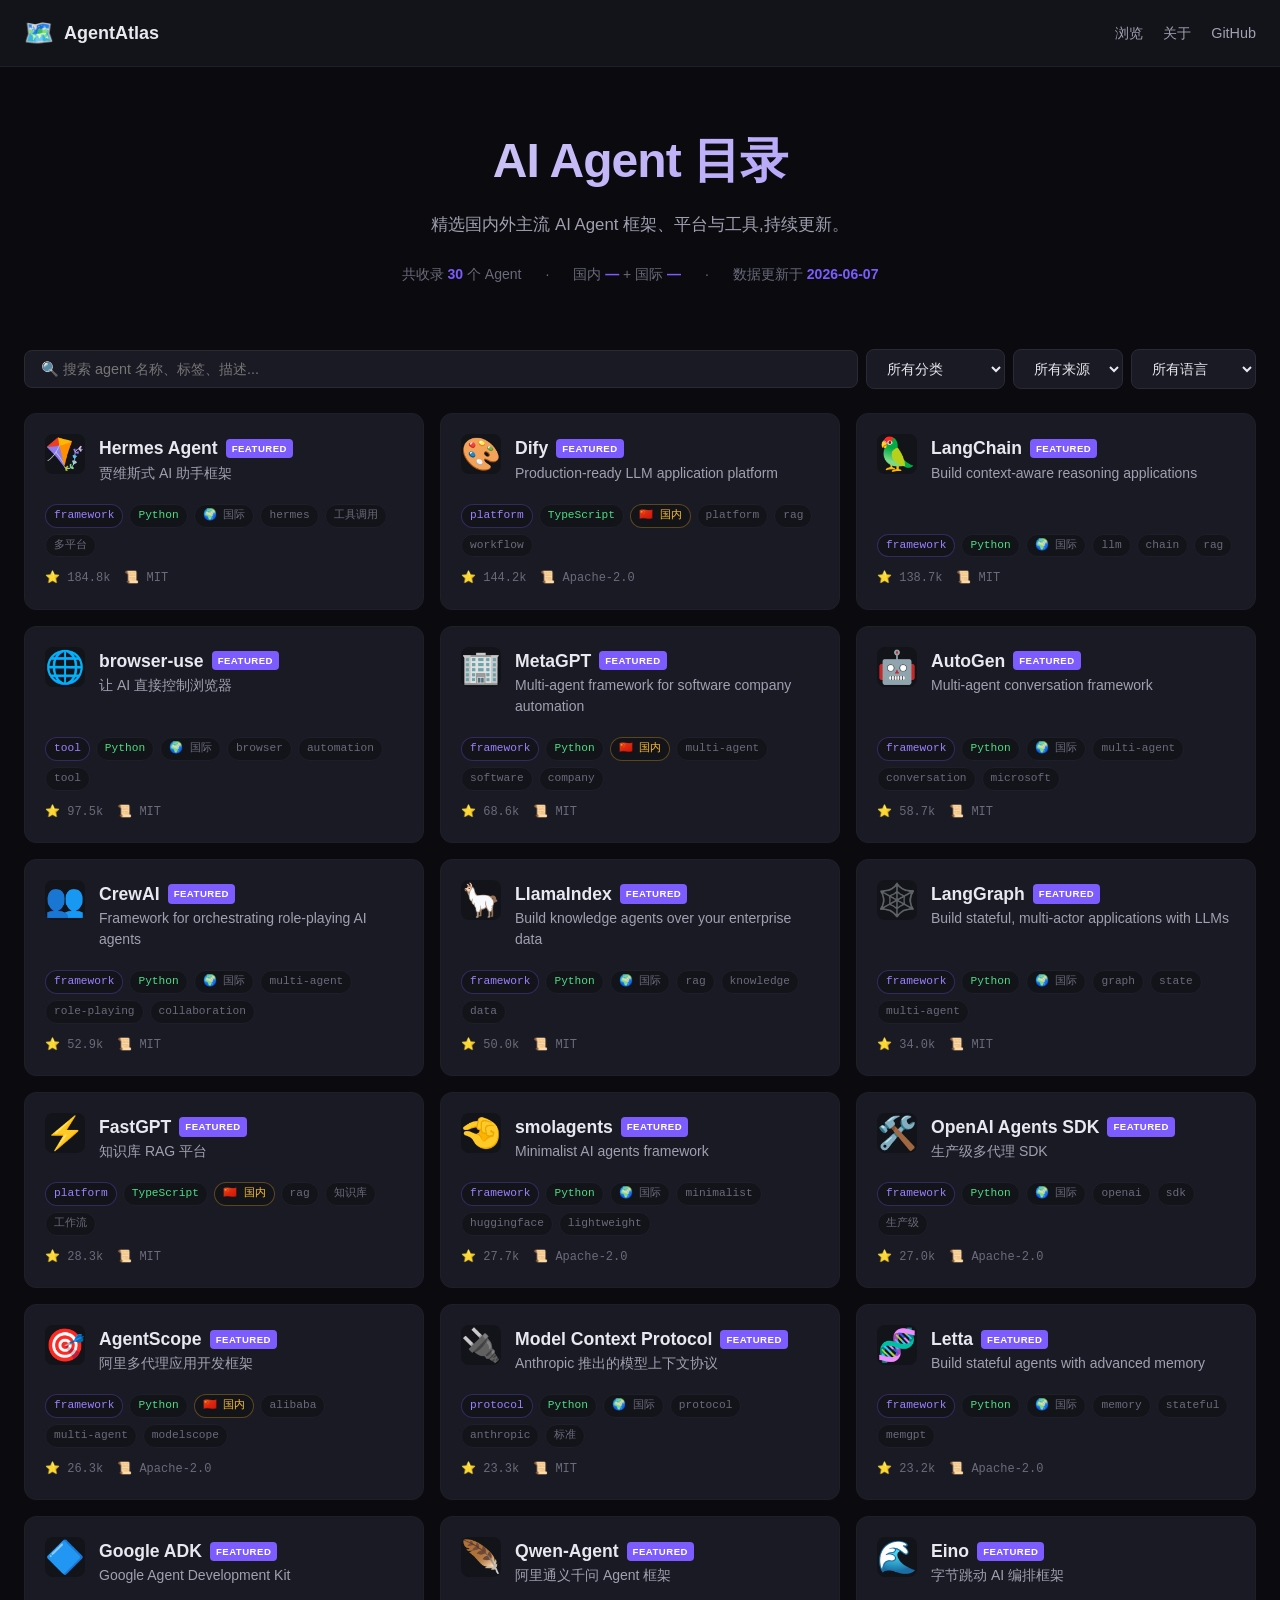
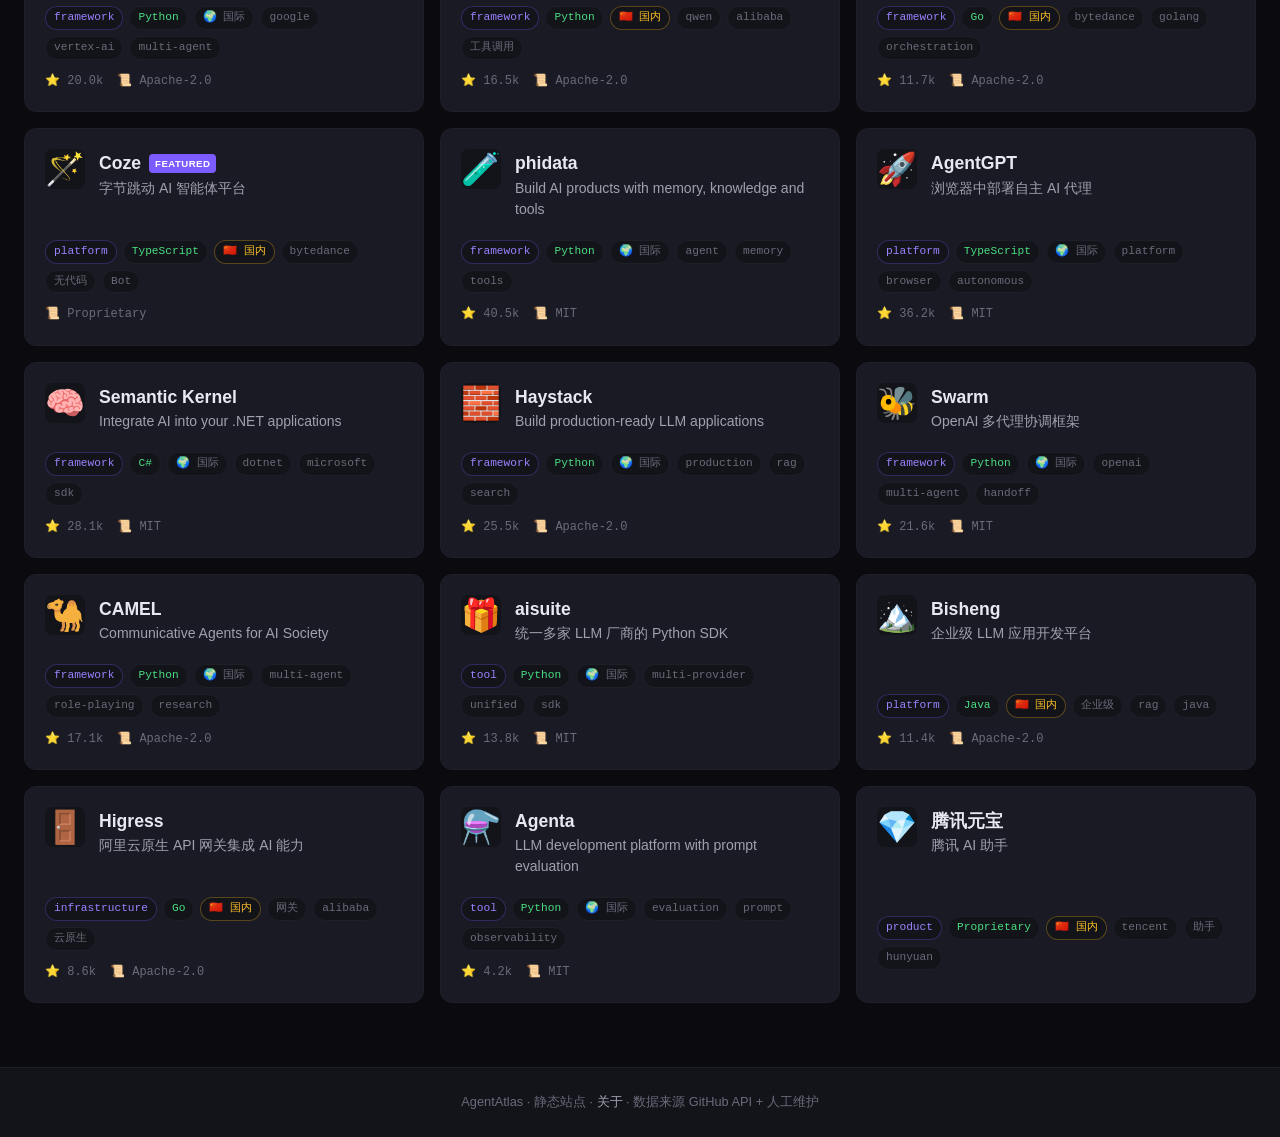
<file: index.html>
<!DOCTYPE html>
<html lang="zh-CN">
<head>
  <meta charset="UTF-8">
  <meta name="viewport" content="width=device-width, initial-scale=1.0">
  <title>AgentAtlas — AI Agent 目录</title>
  <meta name="description" content="精选 AI Agent 框架与产品目录。覆盖国内外主流 Agent 工具,持续更新。">
  <link rel="stylesheet" href="./css/styles.css">
</head>
<body>
  <header class="topbar">
    <div class="topbar-inner">
      <a class="brand" href="./index.html">
        <span class="brand-logo">🗺️</span>
        <span>AgentAtlas</span>
      </a>
      <nav class="nav">
        <a href="./index.html">浏览</a>
        <a href="./about.html">关于</a>
        <a href="https://github.com/" target="_blank" rel="noopener">GitHub</a>
      </nav>
    </div>
  </header>

  <main class="main">
    <section class="hero">
      <h1>AI Agent 目录</h1>
      <p>精选国内外主流 AI Agent 框架、平台与工具,持续更新。</p>
      <div class="hero-stats">
        <span>共收录 <strong id="stat-count">—</strong> 个 Agent</span>
        <span>·</span>
        <span>国内 <strong>—</strong> + 国际 <strong>—</strong></span>
        <span>·</span>
        <span>数据更新于 <strong>2026-06-07</strong></span>
      </div>
    </section>

    <section class="filter-bar">
      <input type="search" id="filter-search" placeholder="🔍 搜索 agent 名称、标签、描述...">
      <select id="filter-category">
        <option value="all">所有分类</option>
        <option value="framework">Framework</option>
        <option value="platform">Platform</option>
        <option value="tool">Tool</option>
        <option value="infrastructure">Infrastructure</option>
        <option value="protocol">Protocol</option>
        <option value="product">Product</option>
      </select>
      <select id="filter-origin">
        <option value="all">所有来源</option>
        <option value="china">🇨🇳 国内</option>
        <option value="international">🌍 国际</option>
      </select>
      <select id="filter-language">
        <option value="all">所有语言</option>
      </select>
    </section>

    <section class="agents-grid" id="agents-grid">
      <div class="empty">加载中…</div>
    </section>
  </main>

  <footer class="footer">
    <p>AgentAtlas · 静态站点 · <a href="./about.html">关于</a> · 数据来源 GitHub API + 人工维护</p>
  </footer>

  <script src="./js/main.js"></script>
</body>
</html>
</file>
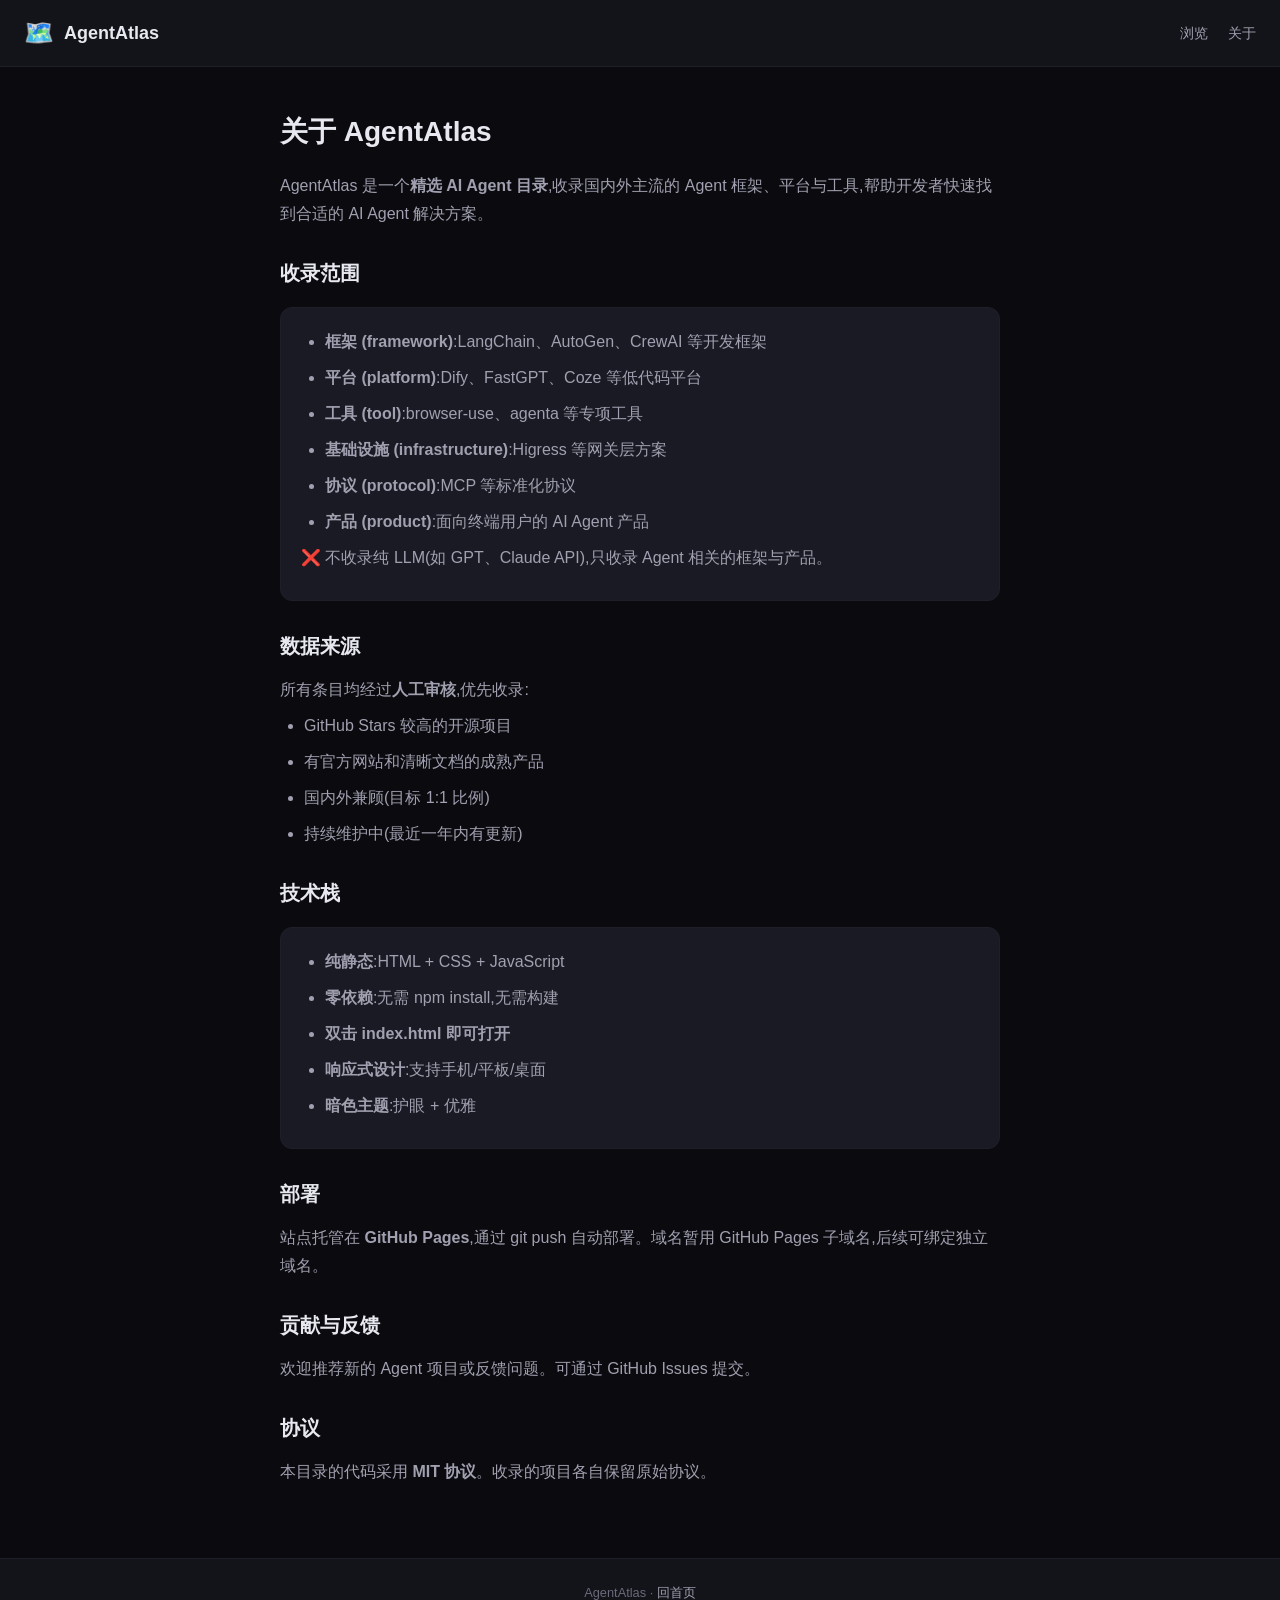
<file: about.html>
<!DOCTYPE html>
<html lang="zh-CN">
<head>
  <meta charset="UTF-8">
  <meta name="viewport" content="width=device-width, initial-scale=1.0">
  <title>关于 — AgentAtlas</title>
  <link rel="stylesheet" href="./css/styles.css">
</head>
<body>
  <header class="topbar">
    <div class="topbar-inner">
      <a class="brand" href="./index.html">
        <span class="brand-logo">🗺️</span>
        <span>AgentAtlas</span>
      </a>
      <nav class="nav">
        <a href="./index.html">浏览</a>
        <a href="./about.html">关于</a>
      </nav>
    </div>
  </header>

  <main class="main">
    <div class="about">
      <h1>关于 AgentAtlas</h1>
      <p>AgentAtlas 是一个<strong>精选 AI Agent 目录</strong>,收录国内外主流的 Agent 框架、平台与工具,帮助开发者快速找到合适的 AI Agent 解决方案。</p>

      <h2>收录范围</h2>
      <div class="about-card">
        <ul>
          <li><strong>框架 (framework)</strong>:LangChain、AutoGen、CrewAI 等开发框架</li>
          <li><strong>平台 (platform)</strong>:Dify、FastGPT、Coze 等低代码平台</li>
          <li><strong>工具 (tool)</strong>:browser-use、agenta 等专项工具</li>
          <li><strong>基础设施 (infrastructure)</strong>:Higress 等网关层方案</li>
          <li><strong>协议 (protocol)</strong>:MCP 等标准化协议</li>
          <li><strong>产品 (product)</strong>:面向终端用户的 AI Agent 产品</li>
        </ul>
        <p>❌ 不收录纯 LLM(如 GPT、Claude API),只收录 Agent 相关的框架与产品。</p>
      </div>

      <h2>数据来源</h2>
      <p>所有条目均经过<strong>人工审核</strong>,优先收录:</p>
      <ul>
        <li>GitHub Stars 较高的开源项目</li>
        <li>有官方网站和清晰文档的成熟产品</li>
        <li>国内外兼顾(目标 1:1 比例)</li>
        <li>持续维护中(最近一年内有更新)</li>
      </ul>

      <h2>技术栈</h2>
      <div class="about-card">
        <ul>
          <li><strong>纯静态</strong>:HTML + CSS + JavaScript</li>
          <li><strong>零依赖</strong>:无需 npm install,无需构建</li>
          <li><strong>双击 index.html 即可打开</strong></li>
          <li><strong>响应式设计</strong>:支持手机/平板/桌面</li>
          <li><strong>暗色主题</strong>:护眼 + 优雅</li>
        </ul>
      </div>

      <h2>部署</h2>
      <p>站点托管在 <strong>GitHub Pages</strong>,通过 git push 自动部署。域名暂用 GitHub Pages 子域名,后续可绑定独立域名。</p>

      <h2>贡献与反馈</h2>
      <p>欢迎推荐新的 Agent 项目或反馈问题。可通过 GitHub Issues 提交。</p>

      <h2>协议</h2>
      <p>本目录的代码采用 <strong>MIT 协议</strong>。收录的项目各自保留原始协议。</p>
    </div>
  </main>

  <footer class="footer">
    <p>AgentAtlas · <a href="./index.html">回首页</a></p>
  </footer>
</body>
</html>
</file>
<file: css/styles.css>
/* AgentAtlas — 暗色 + 响应式 */

:root {
  --bg: #0a0a0f;
  --bg-soft: #13131a;
  --bg-card: #1a1a24;
  --bg-card-hover: #22222e;
  --border: #2a2a36;
  --border-soft: #1f1f2a;
  --text: #e8e8f0;
  --text-soft: #a0a0b0;
  --text-dim: #6a6a7a;
  --accent: #7c5cff;
  --accent-soft: #9b82ff;
  --accent-glow: rgba(124, 92, 255, 0.2);
  --gold: #fbbf24;
  --green: #4ade80;
  --red: #f87171;
  --shadow: 0 4px 24px rgba(0, 0, 0, 0.4);
  --radius: 12px;
  --radius-sm: 8px;
  --font-sans: -apple-system, BlinkMacSystemFont, "Segoe UI", "PingFang SC", "Microsoft YaHei", sans-serif;
  --font-mono: "SF Mono", Menlo, Monaco, Consolas, monospace;
}

* {
  box-sizing: border-box;
  margin: 0;
  padding: 0;
}

html, body {
  background: var(--bg);
  color: var(--text);
  font-family: var(--font-sans);
  line-height: 1.6;
  -webkit-font-smoothing: antialiased;
}

body {
  min-height: 100vh;
  display: flex;
  flex-direction: column;
}

/* === 顶栏 === */
.topbar {
  border-bottom: 1px solid var(--border-soft);
  background: var(--bg-soft);
  position: sticky;
  top: 0;
  z-index: 100;
  backdrop-filter: blur(10px);
}

.topbar-inner {
  max-width: 1280px;
  margin: 0 auto;
  padding: 0.875rem 1.5rem;
  display: flex;
  align-items: center;
  gap: 1.5rem;
  flex-wrap: wrap;
}

.brand {
  display: flex;
  align-items: center;
  gap: 0.625rem;
  font-weight: 700;
  font-size: 1.125rem;
  color: var(--text);
  text-decoration: none;
}

.brand-logo {
  font-size: 1.5rem;
}

.nav {
  display: flex;
  gap: 1.25rem;
  margin-left: auto;
}

.nav a {
  color: var(--text-soft);
  text-decoration: none;
  font-size: 0.9rem;
  transition: color 0.2s;
}

.nav a:hover { color: var(--accent); }

/* === 主容器 === */
.main {
  max-width: 1280px;
  margin: 0 auto;
  padding: 2.5rem 1.5rem 4rem;
  flex: 1;
  width: 100%;
}

/* === Hero === */
.hero {
  text-align: center;
  margin-bottom: 3rem;
  padding: 1rem 0;
}

.hero h1 {
  font-size: clamp(2rem, 4vw, 3rem);
  font-weight: 800;
  background: linear-gradient(135deg, var(--text) 0%, var(--accent-soft) 100%);
  -webkit-background-clip: text;
  background-clip: text;
  -webkit-text-fill-color: transparent;
  margin-bottom: 0.75rem;
  letter-spacing: -0.02em;
}

.hero p {
  color: var(--text-soft);
  font-size: 1.05rem;
  max-width: 640px;
  margin: 0 auto 1.5rem;
}

.hero-stats {
  display: flex;
  gap: 1.5rem;
  justify-content: center;
  flex-wrap: wrap;
  color: var(--text-dim);
  font-size: 0.875rem;
}

.hero-stats strong { color: var(--accent); font-weight: 600; }

/* === 过滤栏 === */
.filter-bar {
  display: flex;
  gap: 0.5rem;
  flex-wrap: wrap;
  margin-bottom: 1.5rem;
  align-items: center;
}

.filter-bar input[type=search] {
  flex: 1;
  min-width: 200px;
  padding: 0.625rem 1rem;
  background: var(--bg-card);
  border: 1px solid var(--border);
  color: var(--text);
  border-radius: var(--radius-sm);
  font-size: 0.9rem;
  outline: none;
  transition: border 0.2s;
}

.filter-bar input[type=search]:focus {
  border-color: var(--accent);
  box-shadow: 0 0 0 3px var(--accent-glow);
}

.filter-bar select {
  padding: 0.625rem 1rem;
  background: var(--bg-card);
  border: 1px solid var(--border);
  color: var(--text);
  border-radius: var(--radius-sm);
  font-size: 0.9rem;
  cursor: pointer;
}

.filter-chip {
  padding: 0.375rem 0.75rem;
  background: var(--bg-card);
  border: 1px solid var(--border);
  color: var(--text-soft);
  border-radius: 999px;
  font-size: 0.8rem;
  cursor: pointer;
  transition: all 0.2s;
}

.filter-chip:hover { color: var(--text); border-color: var(--accent); }
.filter-chip.active {
  background: var(--accent);
  color: white;
  border-color: var(--accent);
}

/* === Agent 网格 === */
.agents-grid {
  display: grid;
  grid-template-columns: repeat(auto-fill, minmax(320px, 1fr));
  gap: 1rem;
}

.agent-card {
  background: var(--bg-card);
  border: 1px solid var(--border-soft);
  border-radius: var(--radius);
  padding: 1.25rem;
  transition: all 0.2s;
  cursor: pointer;
  text-decoration: none;
  color: inherit;
  display: flex;
  flex-direction: column;
  gap: 0.75rem;
  position: relative;
  overflow: hidden;
}

.agent-card::before {
  content: "";
  position: absolute;
  top: 0;
  left: 0;
  right: 0;
  height: 2px;
  background: linear-gradient(90deg, var(--accent) 0%, transparent 100%);
  opacity: 0;
  transition: opacity 0.2s;
}

.agent-card:hover {
  background: var(--bg-card-hover);
  border-color: var(--border);
  transform: translateY(-2px);
  box-shadow: var(--shadow);
}

.agent-card:hover::before { opacity: 1; }

.agent-header {
  display: flex;
  align-items: flex-start;
  gap: 0.875rem;
}

.agent-emoji {
  font-size: 2rem;
  line-height: 1;
  flex-shrink: 0;
  width: 2.5rem;
  height: 2.5rem;
  display: flex;
  align-items: center;
  justify-content: center;
  background: var(--bg-soft);
  border-radius: var(--radius-sm);
}

.agent-name {
  font-size: 1.1rem;
  font-weight: 600;
  color: var(--text);
  display: flex;
  align-items: center;
  gap: 0.5rem;
  flex-wrap: wrap;
}

.agent-tagline {
  color: var(--text-soft);
  font-size: 0.875rem;
  line-height: 1.5;
  display: -webkit-box;
  -webkit-line-clamp: 2;
  -webkit-box-orient: vertical;
  overflow: hidden;
}

.agent-meta {
  display: flex;
  flex-wrap: wrap;
  gap: 0.375rem;
  margin-top: auto;
  padding-top: 0.5rem;
}

.tag {
  padding: 0.125rem 0.5rem;
  background: var(--bg-soft);
  border: 1px solid var(--border-soft);
  color: var(--text-dim);
  border-radius: 999px;
  font-size: 0.7rem;
  font-family: var(--font-mono);
}

.tag.cat { color: var(--accent-soft); border-color: rgba(124, 92, 255, 0.3); }
.tag.lang { color: var(--green); }
.tag.origin-cn { color: var(--gold); border-color: rgba(251, 191, 36, 0.3); }

.agent-stats {
  display: flex;
  gap: 0.875rem;
  color: var(--text-dim);
  font-size: 0.75rem;
  font-family: var(--font-mono);
}

.agent-stats span {
  display: inline-flex;
  align-items: center;
  gap: 0.25rem;
}

.badge-featured {
  background: var(--accent);
  color: white;
  font-size: 0.6rem;
  padding: 0.125rem 0.375rem;
  border-radius: 4px;
  text-transform: uppercase;
  font-weight: 700;
  letter-spacing: 0.05em;
}

/* === 详情页 === */
.detail {
  max-width: 760px;
  margin: 0 auto;
}

.back-link {
  color: var(--text-soft);
  text-decoration: none;
  font-size: 0.875rem;
  display: inline-flex;
  align-items: center;
  gap: 0.25rem;
  margin-bottom: 1.5rem;
}

.back-link:hover { color: var(--accent); }

.detail-header {
  display: flex;
  align-items: center;
  gap: 1.5rem;
  margin-bottom: 2rem;
  padding-bottom: 1.5rem;
  border-bottom: 1px solid var(--border-soft);
}

.detail-emoji {
  font-size: 4rem;
  width: 6rem;
  height: 6rem;
  display: flex;
  align-items: center;
  justify-content: center;
  background: var(--bg-card);
  border-radius: var(--radius);
  flex-shrink: 0;
}

.detail-name {
  font-size: 2rem;
  font-weight: 700;
  margin-bottom: 0.25rem;
  display: flex;
  align-items: center;
  gap: 0.75rem;
}

.detail-tagline {
  color: var(--text-soft);
  font-size: 1rem;
}

.detail-section {
  margin-bottom: 2rem;
}

.detail-section h2 {
  font-size: 1.125rem;
  font-weight: 600;
  margin-bottom: 0.75rem;
  color: var(--text);
}

.detail-section p {
  color: var(--text-soft);
  line-height: 1.7;
}

.detail-section ul {
  list-style: none;
  display: flex;
  flex-wrap: wrap;
  gap: 0.5rem;
}

.detail-grid {
  display: grid;
  grid-template-columns: repeat(auto-fit, minmax(180px, 1fr));
  gap: 1rem;
  background: var(--bg-card);
  padding: 1.25rem;
  border-radius: var(--radius);
  border: 1px solid var(--border-soft);
}

.detail-grid > div {
  display: flex;
  flex-direction: column;
  gap: 0.25rem;
}

.detail-grid dt {
  color: var(--text-dim);
  font-size: 0.75rem;
  text-transform: uppercase;
  letter-spacing: 0.05em;
}

.detail-grid dd {
  color: var(--text);
  font-size: 0.9rem;
}

.detail-link {
  display: inline-flex;
  align-items: center;
  gap: 0.5rem;
  padding: 0.625rem 1rem;
  background: var(--bg-card);
  border: 1px solid var(--border);
  color: var(--text);
  text-decoration: none;
  border-radius: var(--radius-sm);
  font-size: 0.875rem;
  margin-right: 0.5rem;
  margin-bottom: 0.5rem;
  transition: all 0.2s;
}

.detail-link:hover { border-color: var(--accent); color: var(--accent); }

/* === About === */
.about {
  max-width: 720px;
  margin: 0 auto;
  line-height: 1.75;
}

.about h1 { font-size: 1.75rem; margin-bottom: 1rem; }
.about h2 { font-size: 1.25rem; margin: 1.75rem 0 0.75rem; }

.about p, .about li { color: var(--text-soft); margin-bottom: 0.5rem; }
.about ul { padding-left: 1.5rem; }

.about-card {
  background: var(--bg-card);
  border: 1px solid var(--border-soft);
  border-radius: var(--radius);
  padding: 1.25rem;
  margin: 1rem 0;
}

/* === 底栏 === */
.footer {
  border-top: 1px solid var(--border-soft);
  background: var(--bg-soft);
  padding: 1.5rem;
  text-align: center;
  color: var(--text-dim);
  font-size: 0.8rem;
}

.footer a { color: var(--text-soft); text-decoration: none; }
.footer a:hover { color: var(--accent); }

/* === 空态 === */
.empty {
  text-align: center;
  padding: 4rem 1rem;
  color: var(--text-dim);
}

/* === 响应式 === */
@media (max-width: 640px) {
  .topbar-inner { padding: 0.75rem 1rem; gap: 0.75rem; }
  .main { padding: 1.5rem 1rem 2.5rem; }
  .agents-grid { grid-template-columns: 1fr; }
  .detail-header { flex-direction: column; align-items: flex-start; gap: 1rem; }
  .detail-emoji { width: 4rem; height: 4rem; font-size: 2.5rem; }
  .detail-name { font-size: 1.5rem; }
  .filter-bar input[type=search] { min-width: 100%; }
  .nav { margin-left: 0; width: 100%; }
}
</file>
